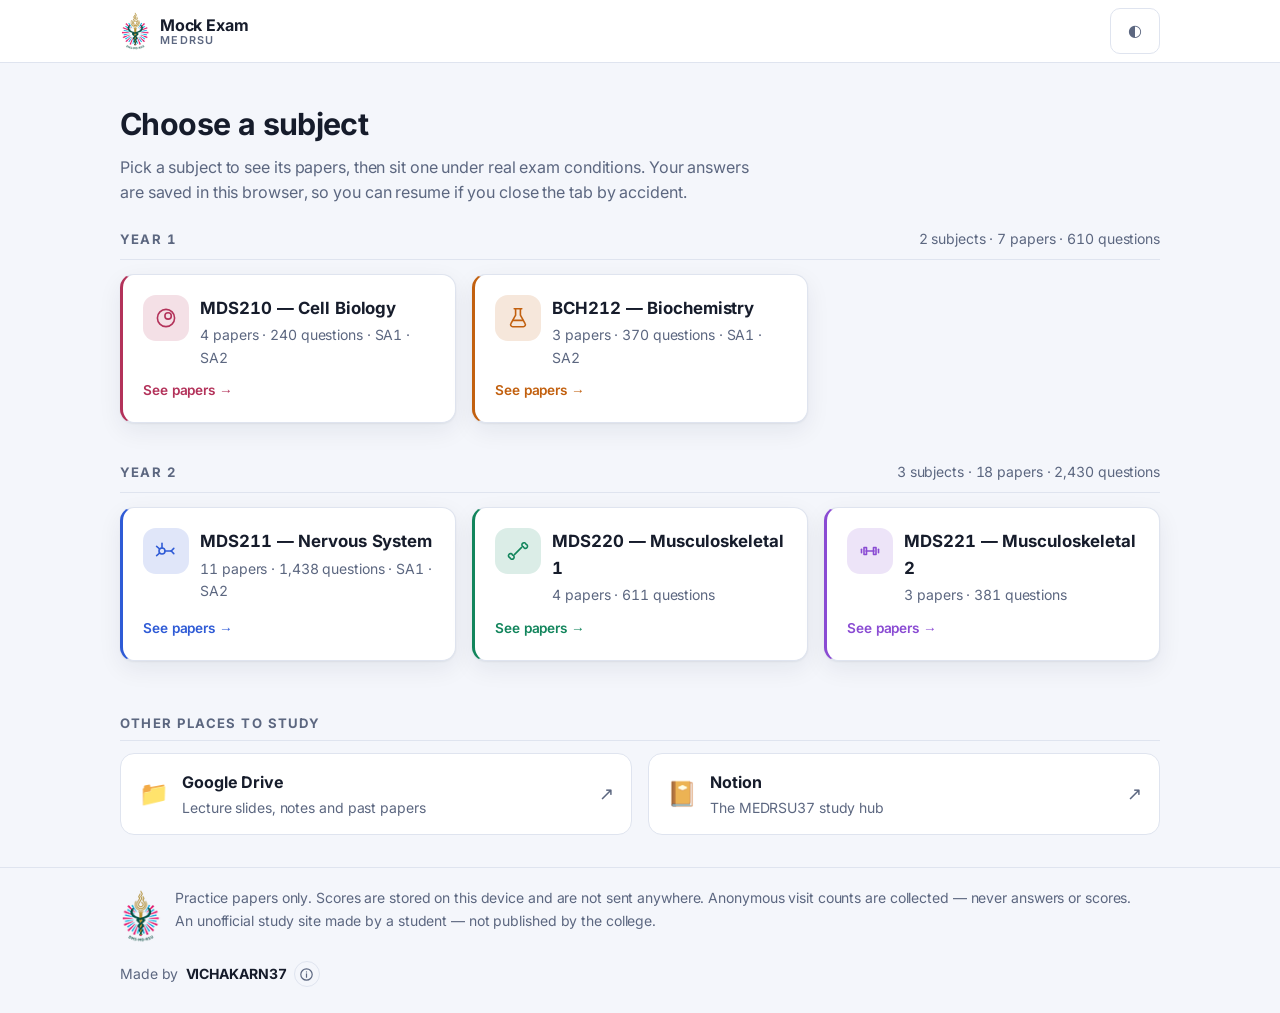
<file: index.html>
<!DOCTYPE html>
<html lang="en">
<head>
<meta charset="utf-8">
<meta name="viewport" content="width=device-width, initial-scale=1">
<title>MDS Mock Exam</title>
<link rel="icon" type="image/png" href="assets/img/favicon.png?v=1.5">
<link rel="stylesheet" href="assets/css/style.css?v=1.5">
<script>
/* Set the theme before first paint so dark-mode users never see a white flash. */
(function () {
  var t; try { t = JSON.parse(localStorage.getItem('mds-mock:theme')); } catch (e) {}
  if (!t) t = (window.matchMedia && matchMedia('(prefers-color-scheme: dark)').matches) ? 'dark' : 'light';
  document.documentElement.setAttribute('data-theme', t);
})();
</script>
</head>
<body>
<header class="site-header">
  <div class="wrap header-inner">
    <div class="brand">
      <img class="brand-logo" src="assets/img/medrsu-logo@64.png?v=1.5"
           srcset="assets/img/medrsu-logo@64.png 1x, assets/img/medrsu-logo.png 2x"
           alt="" width="45" height="64">
      <span class="brand-text">
        <span class="brand-name">Mock Exam</span>
        <span class="brand-sub">MEDRSU</span>
      </span>
    </div>
    <button id="themeToggle" class="ghost-btn" type="button" title="Toggle theme">◐</button>
  </div>
</header>

<main class="wrap">
  <section class="hero">
    <h1>Choose a subject</h1>
    <p class="lede">Pick a subject to see its papers, then sit one under real exam conditions. Your answers are saved in this browser, so you can resume if you close the tab by accident.</p>
  </section>

  <section id="subjectGrid" class="subject-grid" aria-live="polite">
    <p class="muted">Loading subjects…</p>
  </section>

  <section class="resources">
    <h2 class="resources-title">Other places to study</h2>
    <div class="resource-row">
      <a class="resource-card" href="https://drive.google.com/drive/folders/10Ys2c69HWKHdsS1SAsqzo794_4IIKV9O"
         target="_blank" rel="noopener">
        <span class="resource-icon" aria-hidden="true">📁</span>
        <span class="resource-text">
          <span class="resource-name">Google Drive</span>
          <span class="muted small">Lecture slides, notes and past papers</span>
        </span>
        <span class="resource-go" aria-hidden="true">↗</span>
      </a>
      <a class="resource-card" href="https://fragrant-transport-b99.notion.site/MDRSU37-21de827bbdeb806983a5fb954fe9aa8d"
         target="_blank" rel="noopener">
        <span class="resource-icon" aria-hidden="true">📔</span>
        <span class="resource-text">
          <span class="resource-name">Notion</span>
          <span class="muted small">The MEDRSU37 study hub</span>
        </span>
        <span class="resource-go" aria-hidden="true">↗</span>
      </a>
    </div>
  </section>

  <section id="statsPanel" class="stats-panel hidden">
    <div class="stats-head">
      <h2>Your recent attempts</h2>
      <button id="clearHistory" class="ghost-btn small" type="button">Clear history</button>
    </div>
    <div id="historyList" class="history-list"></div>
  </section>
</main>

<footer class="site-footer">
  <div class="wrap footer-inner">
    <div class="footer-brand">
      <img src="assets/img/medrsu-logo@64.png?v=1.5"
           srcset="assets/img/medrsu-logo@64.png 1x, assets/img/medrsu-logo.png 2x"
           alt="DMS-MD-RSU" width="45" height="64">
      <p class="muted small">Practice papers only. Scores are stored on this device and are not sent anywhere.<span id="privacyNote"></span><br>
        An unofficial study site made by a student — not published by the college.</p>
    </div>
    <p class="credit small">Made by <strong>VICHAKARN37</strong>
      <a class="credit-link" href="credit.html" title="Credits" aria-label="Credits">
        <svg viewBox="0 0 20 20" aria-hidden="true" fill="none" stroke="currentColor"
             stroke-width="1.6" stroke-linecap="round">
          <circle cx="10" cy="10" r="7.6"/><path d="M10 9v4.6"/><path d="M10 6.4v.1"/>
        </svg>
      </a></p>
  </div>
</footer>

<script src="assets/js/store.js?v=1.5"></script>
<script src="assets/js/theme.js?v=1.5"></script>
<script src="assets/js/registry.js?v=1.5"></script>
<script src="assets/js/loader.js?v=1.5"></script>
<script src="assets/js/icons.js?v=1.5"></script>
<script src="data/manifest.js?v=1.5"></script>
<script src="assets/js/feedback.js?v=1.5"></script>
<script src="assets/js/modal.js?v=1.5"></script>
<script src="assets/js/home.js?v=1.5"></script>
<script src="assets/js/analytics.js?v=1.5"></script>
</body>
</html>
</file>
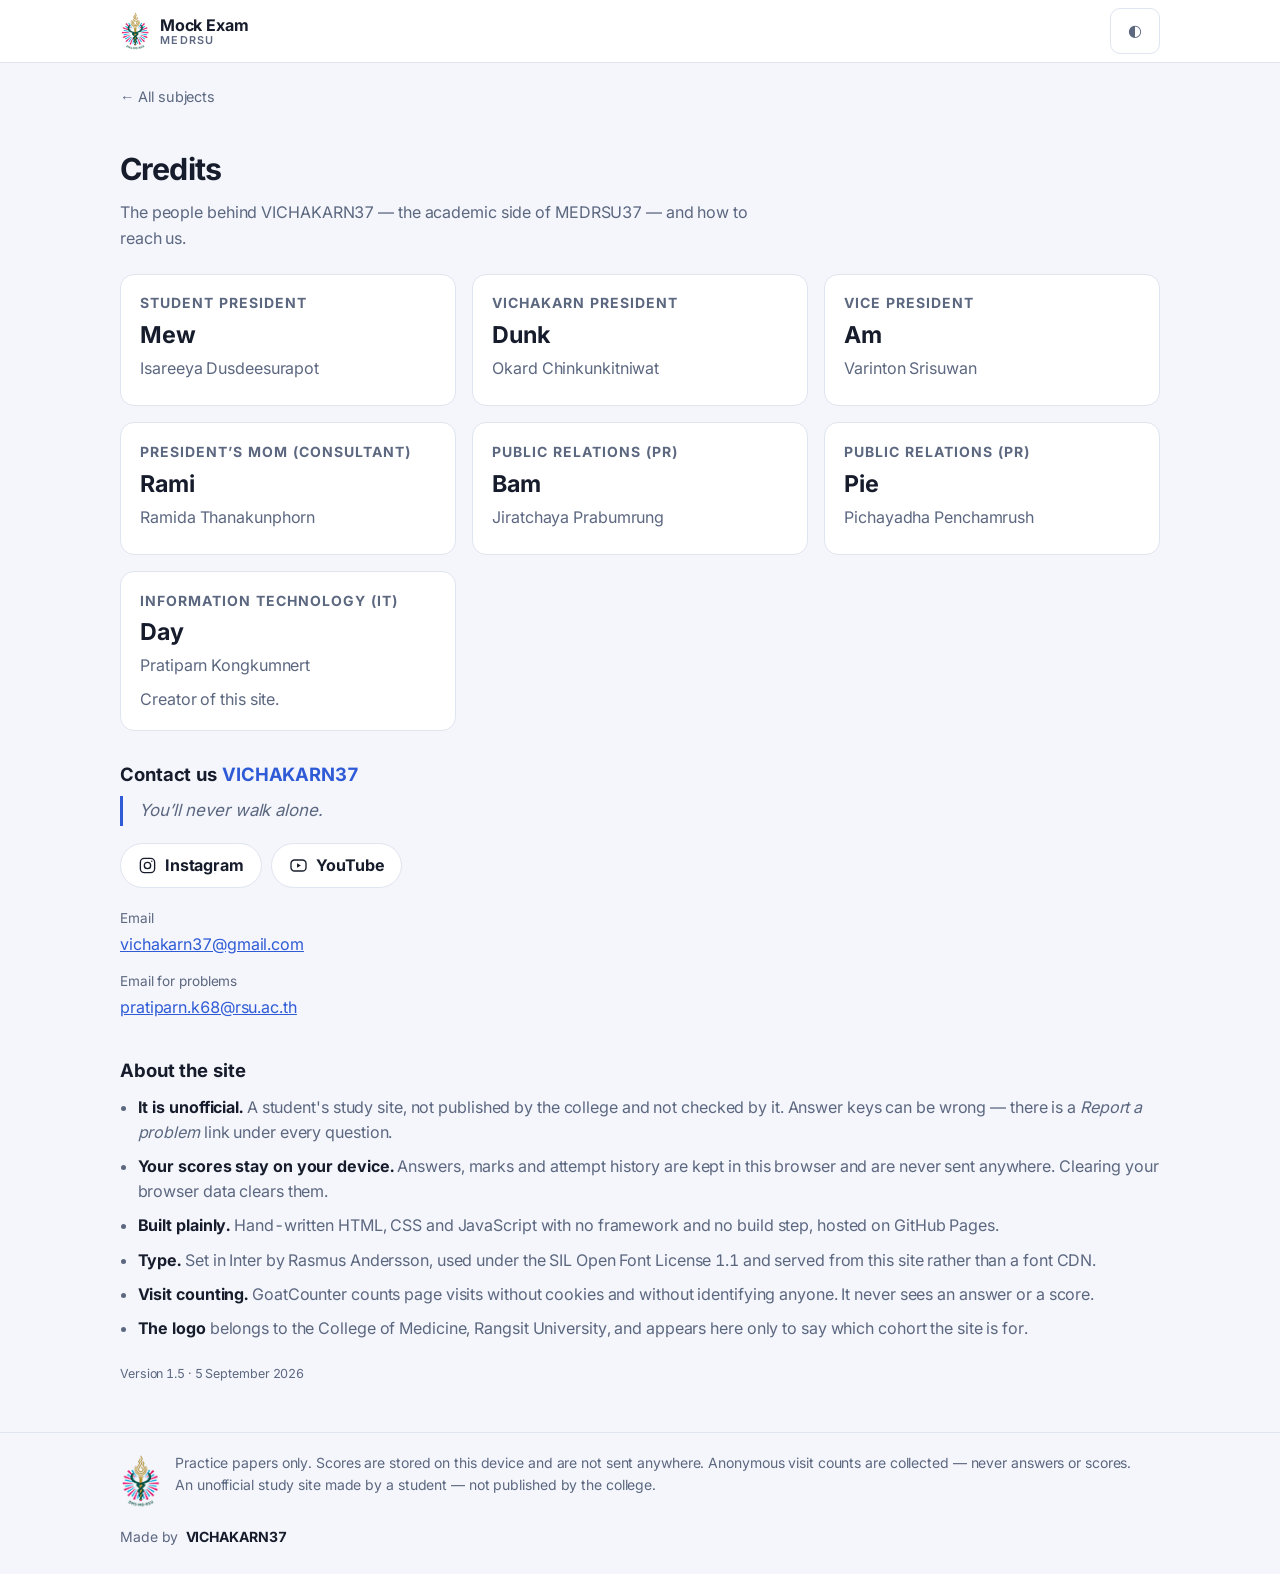
<file: credit.html>
<!DOCTYPE html>
<html lang="en">
<head>
<meta charset="utf-8">
<meta name="viewport" content="width=device-width, initial-scale=1">
<title>Credits · MDS Mock Exam</title>
<link rel="icon" type="image/png" href="assets/img/favicon.png?v=1.5">
<link rel="stylesheet" href="assets/css/style.css?v=1.5">
<script>
/* Set the theme before first paint so dark-mode users never see a white flash. */
(function () {
  var t; try { t = JSON.parse(localStorage.getItem('mds-mock:theme')); } catch (e) {}
  if (!t) t = (window.matchMedia && matchMedia('(prefers-color-scheme: dark)').matches) ? 'dark' : 'light';
  document.documentElement.setAttribute('data-theme', t);
})();
</script>
</head>
<body>
<header class="site-header">
  <div class="wrap header-inner">
    <a class="brand" href="index.html">
      <img class="brand-logo" src="assets/img/medrsu-logo@64.png?v=1.5"
           srcset="assets/img/medrsu-logo@64.png 1x, assets/img/medrsu-logo.png 2x"
           alt="" width="45" height="64">
      <span class="brand-text">
        <span class="brand-name">Mock Exam</span>
        <span class="brand-sub">MEDRSU</span>
      </span>
    </a>
    <button id="themeToggle" class="ghost-btn" type="button" title="Toggle theme">◐</button>
  </div>
</header>

<main class="wrap">
  <nav class="crumb">
    <a href="index.html">← All subjects</a>
  </nav>

  <section class="hero">
    <h1>Credits</h1>
    <p class="lede">The people behind VICHAKARN37 — the academic side of MEDRSU37 —
      and how to reach us.</p>
  </section>

  <!-- Every card turns over when it is tapped enough times in a row, to a
       picture named after the person: day-1.jpg, mew-1.jpg and so on in
       assets/img/creator/. A card with no picture there does nothing.
       See assets/js/credit.js. -->
  <section class="credit-page">
    <div class="credit-card egg-card" data-egg="mew">
      <div class="egg-face egg-front">
        <p class="credit-role small">Student President</p>
        <p class="credit-who">Mew</p>
        <p class="credit-full muted">Isareeya Dusdeesurapot</p>
      </div>
    </div>

    <div class="credit-card egg-card" data-egg="dunk">
      <div class="egg-face egg-front">
        <p class="credit-role small">Vichakarn President</p>
        <p class="credit-who">Dunk</p>
        <p class="credit-full muted">Okard Chinkunkitniwat</p>
      </div>
    </div>

    <div class="credit-card egg-card" data-egg="am">
      <div class="egg-face egg-front">
        <p class="credit-role small">Vice President</p>
        <p class="credit-who">Am</p>
        <p class="credit-full muted">Varinton Srisuwan</p>
      </div>
    </div>

    <div class="credit-card egg-card" data-egg="rami">
      <div class="egg-face egg-front">
        <p class="credit-role small">President’s Mom (consultant)</p>
        <p class="credit-who">Rami</p>
        <p class="credit-full muted">Ramida Thanakunphorn</p>
      </div>
    </div>

    <div class="credit-card egg-card" data-egg="bam">
      <div class="egg-face egg-front">
        <p class="credit-role small">Public Relations (PR)</p>
        <p class="credit-who">Bam</p>
        <p class="credit-full muted">Jiratchaya Prabumrung</p>
      </div>
    </div>

    <div class="credit-card egg-card" data-egg="pie">
      <div class="egg-face egg-front">
        <p class="credit-role small">Public Relations (PR)</p>
        <p class="credit-who">Pie</p>
        <p class="credit-full muted">Pichayadha Penchamrush</p>
      </div>
    </div>

    <div class="credit-card egg-card" data-egg="day">
      <div class="egg-face egg-front">
        <p class="credit-role small">Information Technology (IT)</p>
        <p class="credit-who">Day</p>
        <p class="credit-full muted">Pratiparn Kongkumnert</p>
        <p class="muted">Creator of this site.</p>
      </div>
    </div>
  </section>

  <section class="contact">
    <h2>Contact us <span class="contact-who">VICHAKARN37</span></h2>
    <blockquote class="contact-quote">You’ll never walk alone.</blockquote>

    <div class="contact-btns">
      <a class="contact-btn" href="https://www.instagram.com/vichakarn37_/"
         target="_blank" rel="noopener">
        <svg viewBox="0 0 24 24" aria-hidden="true" fill="none" stroke="currentColor"
             stroke-width="1.7" stroke-linecap="round" stroke-linejoin="round">
          <rect x="3" y="3" width="18" height="18" rx="5"/>
          <circle cx="12" cy="12" r="4"/>
          <path d="M17.4 6.6h.01"/>
        </svg>
        Instagram
      </a>
      <a class="contact-btn" href="https://www.youtube.com/@Vichakarn37"
         target="_blank" rel="noopener">
        <svg viewBox="0 0 24 24" aria-hidden="true" fill="none" stroke="currentColor"
             stroke-width="1.7" stroke-linecap="round" stroke-linejoin="round">
          <rect x="2.5" y="5" width="19" height="14" rx="4.5"/>
          <path d="M10.2 9.2v5.6L15 12z" fill="currentColor" stroke="none"/>
        </svg>
        YouTube
      </a>
    </div>

    <dl class="contact-mail">
      <dt>Email</dt>
      <dd><a href="mailto:vichakarn37@gmail.com">vichakarn37@gmail.com</a></dd>
      <dt>Email for problems</dt>
      <dd><a href="mailto:pratiparn.k68@rsu.ac.th">pratiparn.k68@rsu.ac.th</a></dd>
    </dl>
  </section>

  <section class="credit-notes">
    <h2>About the site</h2>
    <ul class="credit-list">
      <li><strong>It is unofficial.</strong> A student's study site, not published
        by the college and not checked by it. Answer keys can be wrong — there is a
        <em>Report a problem</em> link under every question.</li>
      <li><strong>Your scores stay on your device.</strong> Answers, marks and
        attempt history are kept in this browser and are never sent anywhere. Clearing
        your browser data clears them.</li>
      <li><strong>Built plainly.</strong> Hand-written HTML, CSS and JavaScript with
        no framework and no build step, hosted on GitHub Pages.</li>
      <li><strong>Type.</strong> Set in Inter by Rasmus Andersson, used under the
        SIL Open Font License 1.1 and served from this site rather than a font CDN.</li>
      <li><strong>Visit counting.</strong> GoatCounter counts page visits without
        cookies and without identifying anyone. It never sees an answer or a score.</li>
      <li><strong>The logo</strong> belongs to the College of Medicine, Rangsit
        University, and appears here only to say which cohort the site is for.</li>
    </ul>

    <!-- Bumped by hand on each release. Worth having: when someone says the
         site looks wrong, this is how you tell a stale cache from a real bug. -->
    <p class="site-version small muted">Version 1.5 · 5 September 2026</p>
  </section>
</main>

<footer class="site-footer">
  <div class="wrap footer-inner">
    <div class="footer-brand">
      <img src="assets/img/medrsu-logo@64.png?v=1.5"
           srcset="assets/img/medrsu-logo@64.png 1x, assets/img/medrsu-logo.png 2x"
           alt="DMS-MD-RSU" width="45" height="64">
      <p class="muted small">Practice papers only. Scores are stored on this device and are not sent anywhere.<span id="privacyNote"></span><br>
        An unofficial study site made by a student — not published by the college.</p>
    </div>
    <p class="credit small">Made by <strong>VICHAKARN37</strong></p>
  </div>
</footer>

<script src="assets/js/store.js?v=1.5"></script>
<script src="assets/js/theme.js?v=1.5"></script>
<script src="assets/js/credit.js?v=1.5"></script>
<script src="assets/js/analytics.js?v=1.5"></script>
</body>
</html>
</file>
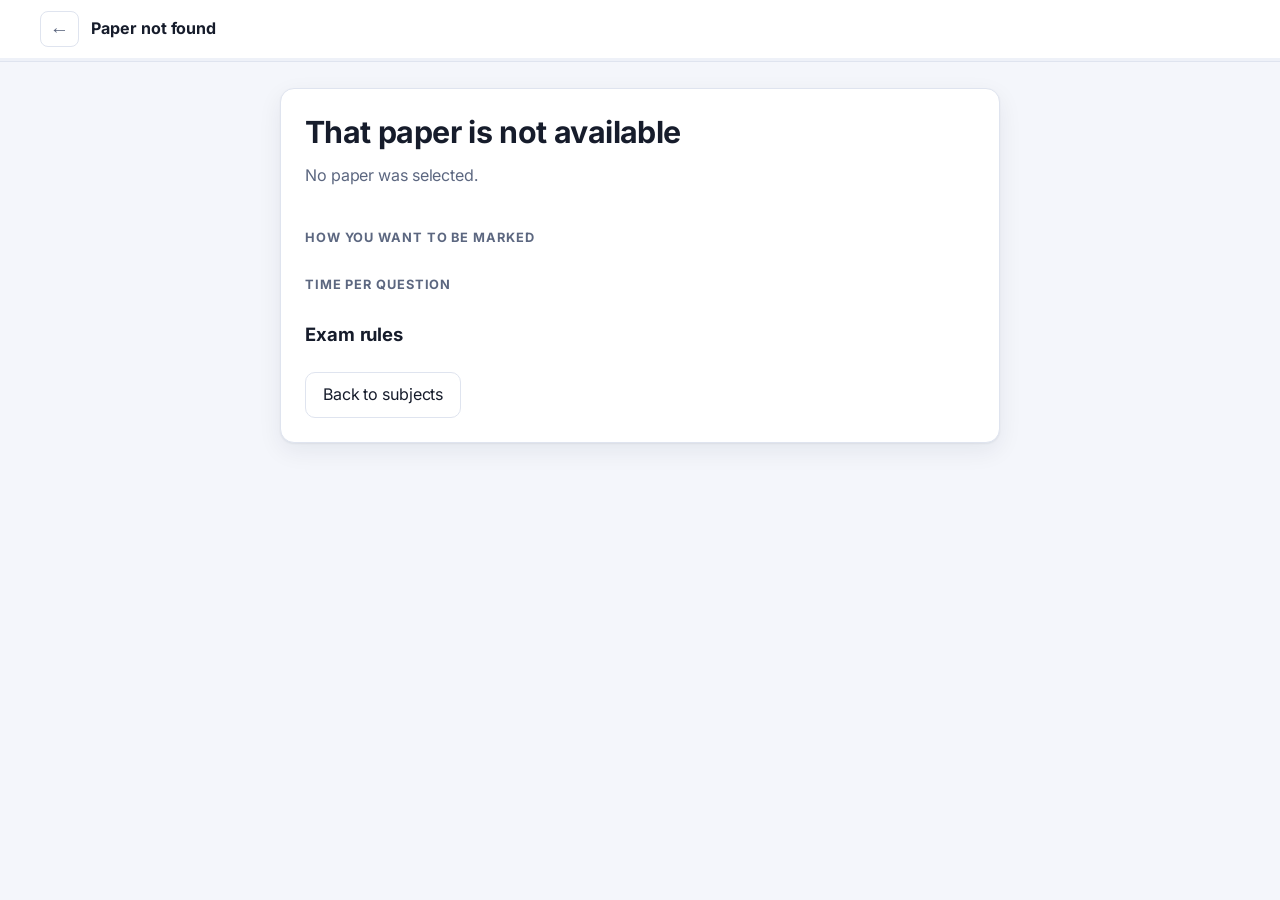
<file: exam.html>
<!DOCTYPE html>
<html lang="en">
<head>
<meta charset="utf-8">
<meta name="viewport" content="width=device-width, initial-scale=1">
<title>Exam · MDS Mock Exam</title>
<link rel="icon" type="image/png" href="assets/img/favicon.png?v=1.5">
<link rel="stylesheet" href="assets/css/style.css?v=1.5">
<script>
/* Set the theme before first paint so dark-mode users never see a white flash. */
(function () {
  var t; try { t = JSON.parse(localStorage.getItem('mds-mock:theme')); } catch (e) {}
  if (!t) t = (window.matchMedia && matchMedia('(prefers-color-scheme: dark)').matches) ? 'dark' : 'light';
  document.documentElement.setAttribute('data-theme', t);
})();
</script>
</head>
<body class="exam-body">

<!-- Exam chrome -->
<header class="exam-header" id="examHeader">
  <div class="exam-header-inner">
    <div class="exam-id">
      <a class="back-link" id="backLink" href="index.html" title="Back to subjects">←</a>
      <div>
        <div class="exam-title" id="examTitle">—</div>
        <div class="exam-sub muted small" id="examSub"></div>
      </div>
    </div>
    <div class="exam-tools">
      <div class="timer" id="timer" title="Time remaining">--:--</div>
      <button id="paletteToggle" class="ghost-btn small" type="button">Questions</button>
      <button id="submitBtn" class="primary-btn small" type="button">Submit</button>
    </div>
  </div>
  <div class="progress-rail"><div class="progress-fill" id="progressFill"></div></div>
</header>

<!-- Screen 1: instructions -->
<main id="screenIntro" class="wrap screen">
  <div class="card intro-card">
    <h1 id="introTitle">—</h1>
    <p id="introDesc" class="lede"></p>
    <ul class="fact-list" id="introFacts"></ul>

    <div class="pace hidden" id="lectureBlock">
      <div class="lecture-head">
        <h2>Which lectures</h2>
        <button id="lectureAll" class="ghost-btn small" type="button">Select all</button>
      </div>
      <div class="lecture-options" id="lectureOptions" role="group" aria-label="Lectures to include"></div>
      <p class="muted small" id="lectureSummary"></p>
    </div>

    <div class="pace">
      <h2>How you want to be marked</h2>
      <div class="mode-options" id="modeOptions" role="group" aria-label="Marking"></div>
    </div>

    <div class="pace" id="paceBlock">
      <h2>Time per question</h2>
      <div class="pace-options" id="paceOptions" role="group" aria-label="Time per question"></div>
      <p class="muted small" id="paceSummary"></p>
    </div>

    <div class="rules">
      <h2 id="rulesTitle">Exam rules</h2>
      <ul id="rulesList"></ul>
    </div>
    <div class="intro-actions">
      <button id="startBtn" class="primary-btn" type="button">Start exam</button>
      <button id="resumeBtn" class="secondary-btn hidden" type="button">Resume saved attempt</button>
      <a class="secondary-btn" id="introBack" href="index.html">Back to subjects</a>
    </div>
  </div>
</main>

<!-- Screen 2: the paper -->
<main id="screenExam" class="screen hidden">
  <div class="exam-layout">
    <section class="question-pane">
      <article class="card question-card" id="questionCard"></article>
      <nav class="question-nav">
        <button id="prevBtn" class="secondary-btn" type="button">← Previous</button>
        <button id="flagBtn" class="ghost-btn" type="button">⚑ Flag for review</button>
        <button id="confirmBtn" class="primary-btn hidden" type="button">Confirm answer</button>
        <button id="nextBtn" class="primary-btn" type="button">Next →</button>
      </nav>
    </section>
    <aside class="palette" id="palette">
      <h2 class="palette-title">Question navigator</h2>
      <div class="palette-grid" id="paletteGrid"></div>
      <ul class="legend">
        <li><span class="dot answered"></span> Answered</li>
        <li><span class="dot flagged"></span> Flagged</li>
        <li><span class="dot"></span> Not answered</li>
      </ul>
      <div class="palette-summary muted small" id="paletteSummary"></div>
    </aside>
  </div>
</main>

<!-- Screen 3: results -->
<main id="screenResult" class="wrap screen hidden">
  <div class="card result-card" id="resultCard"></div>
  <section id="reviewList" class="review-list"></section>
</main>

<!-- Confirm dialog -->
<div class="modal hidden" id="modal">
  <div class="modal-box card">
    <h2 id="modalTitle">Submit paper?</h2>
    <p id="modalBody" class="muted"></p>
    <div class="modal-actions">
      <button id="modalCancel" class="secondary-btn" type="button">Keep working</button>
      <button id="modalConfirm" class="primary-btn" type="button">Submit now</button>
    </div>
  </div>
</div>

<script src="assets/js/store.js?v=1.5"></script>
<script src="assets/js/registry.js?v=1.5"></script>
<script src="assets/js/loader.js?v=1.5"></script>
<script src="assets/js/icons.js?v=1.5"></script>
<script src="data/manifest.js?v=1.5"></script>
<script src="assets/js/feedback.js?v=1.5"></script>
<script src="assets/js/modal.js?v=1.5"></script>
<script src="assets/js/companion.js?v=1.5"></script>
<script src="assets/js/exam.js?v=1.5"></script>
<script src="assets/js/analytics.js?v=1.5"></script>
</body>
</html>
</file>
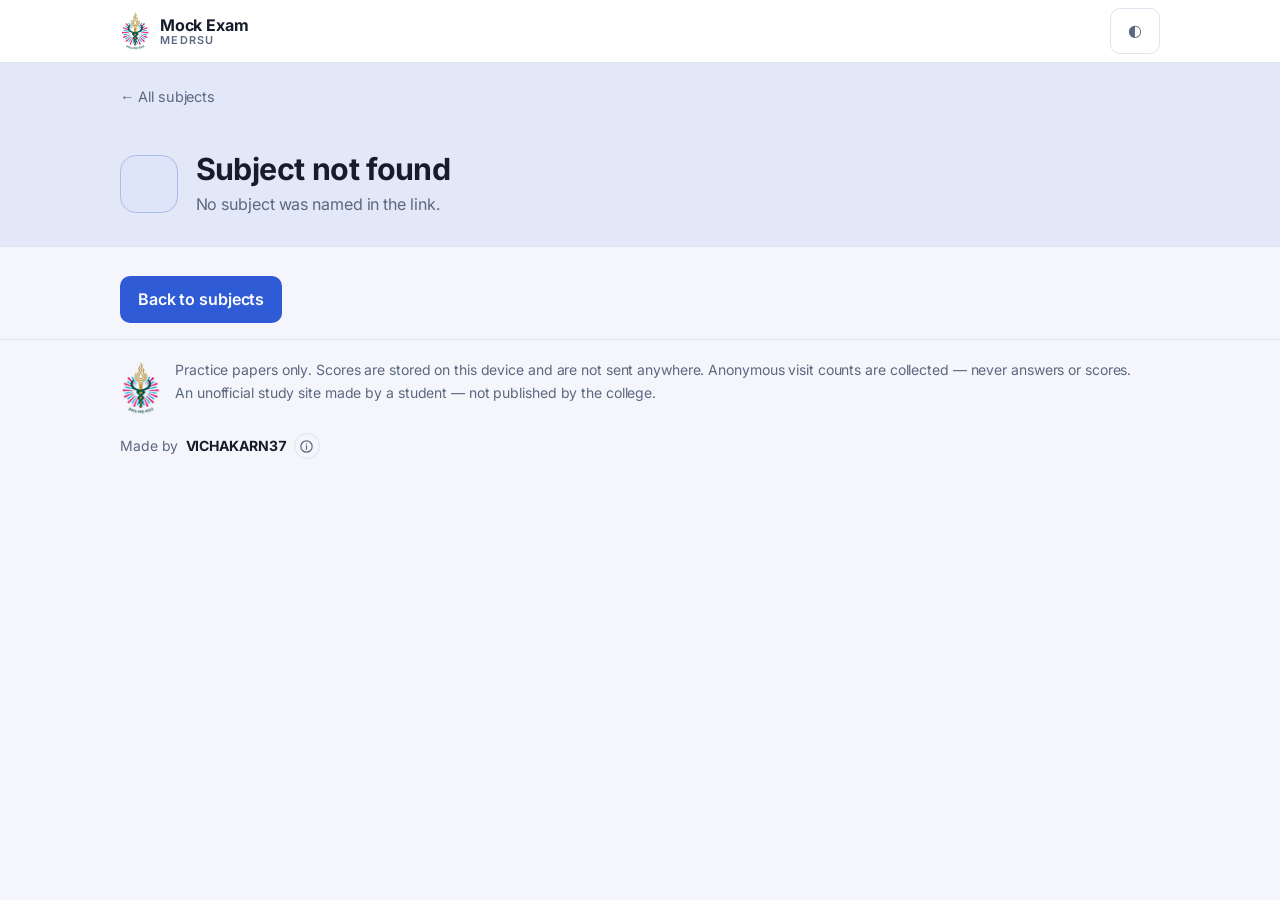
<file: subject.html>
<!DOCTYPE html>
<html lang="en">
<head>
<meta charset="utf-8">
<meta name="viewport" content="width=device-width, initial-scale=1">
<title>Papers · MDS Mock Exam</title>
<link rel="icon" type="image/png" href="assets/img/favicon.png?v=1.5">
<link rel="stylesheet" href="assets/css/style.css?v=1.5">
<script>
/* Set the theme before first paint so dark-mode users never see a white flash. */
(function () {
  var t; try { t = JSON.parse(localStorage.getItem('mds-mock:theme')); } catch (e) {}
  if (!t) t = (window.matchMedia && matchMedia('(prefers-color-scheme: dark)').matches) ? 'dark' : 'light';
  document.documentElement.setAttribute('data-theme', t);
})();
</script>
</head>
<body>
<header class="site-header">
  <div class="wrap header-inner">
    <a class="brand" href="index.html">
      <img class="brand-logo" src="assets/img/medrsu-logo@64.png?v=1.5"
           srcset="assets/img/medrsu-logo@64.png 1x, assets/img/medrsu-logo.png 2x"
           alt="" width="45" height="64">
      <span class="brand-text">
        <span class="brand-name">Mock Exam</span>
        <span class="brand-sub">MEDRSU</span>
      </span>
    </a>
    <button id="themeToggle" class="ghost-btn" type="button" title="Toggle theme">◐</button>
  </div>
</header>

<div class="course-banner" id="courseBanner">
  <div class="wrap">
    <nav class="crumb">
      <a href="index.html">← All subjects</a>
    </nav>
    <section class="hero course-hero">
      <span class="course-hero-icon" id="courseIcon" aria-hidden="true"></span>
      <div>
        <h1 id="courseTitle">—</h1>
        <p class="lede" id="courseSummary"></p>
      </div>
    </section>
  </div>
</div>

<main class="wrap">
  <section id="paperGrid" class="subject-grid" aria-live="polite">
    <p class="muted">Loading papers…</p>
  </section>
</main>

<footer class="site-footer">
  <div class="wrap footer-inner">
    <div class="footer-brand">
      <img src="assets/img/medrsu-logo@64.png?v=1.5"
           srcset="assets/img/medrsu-logo@64.png 1x, assets/img/medrsu-logo.png 2x"
           alt="DMS-MD-RSU" width="45" height="64">
      <p class="muted small">Practice papers only. Scores are stored on this device and are not sent anywhere.<span id="privacyNote"></span><br>
        An unofficial study site made by a student — not published by the college.</p>
    </div>
    <p class="credit small">Made by <strong>VICHAKARN37</strong>
      <a class="credit-link" href="credit.html" title="Credits" aria-label="Credits">
        <svg viewBox="0 0 20 20" aria-hidden="true" fill="none" stroke="currentColor"
             stroke-width="1.6" stroke-linecap="round">
          <circle cx="10" cy="10" r="7.6"/><path d="M10 9v4.6"/><path d="M10 6.4v.1"/>
        </svg>
      </a></p>
  </div>
</footer>

<script src="assets/js/store.js?v=1.5"></script>
<script src="assets/js/theme.js?v=1.5"></script>
<script src="assets/js/registry.js?v=1.5"></script>
<script src="assets/js/loader.js?v=1.5"></script>
<script src="assets/js/icons.js?v=1.5"></script>
<script src="data/manifest.js?v=1.5"></script>
<script src="assets/js/feedback.js?v=1.5"></script>
<script src="assets/js/modal.js?v=1.5"></script>
<script src="assets/js/subject.js?v=1.5"></script>
<script src="assets/js/analytics.js?v=1.5"></script>
</body>
</html>
</file>
<file: assets/css/style.css>
/* ---------- typeface ----------
   Inter, served from this repo rather than from a font CDN. The site promises
   it contacts nobody, and a webfont link would quietly break that: every
   visitor's browser would tell Google's servers who was reading. Three weights,
   Latin only, about 72 KB in total. SIL Open Font License — see
   assets/fonts/Inter-LICENSE.txt. font-display: swap so text is readable
   immediately and simply re-renders when the font lands. */
@font-face {
  font-family: 'Inter'; font-style: normal; font-weight: 400; font-display: swap;
  src: url('../fonts/inter-latin-400-normal.woff2') format('woff2');
}
@font-face {
  font-family: 'Inter'; font-style: normal; font-weight: 600; font-display: swap;
  src: url('../fonts/inter-latin-600-normal.woff2') format('woff2');
}
@font-face {
  font-family: 'Inter'; font-style: normal; font-weight: 700; font-display: swap;
  src: url('../fonts/inter-latin-700-normal.woff2') format('woff2');
}

/* ---------- design tokens ---------- */
:root {
  --bg: #f4f6fb;
  --surface: #ffffff;
  --surface-2: #eef1f8;
  --text: #161c2b;
  --muted: #5c6780;
  --line: #dfe4ef;
  --accent: #2f5bd6;
  --accent-soft: #e5ecff;
  --good: #12855c;
  --good-soft: #dff5eb;
  --bad: #c0362c;
  --bad-soft: #fde8e6;
  --warn: #b0730c;
  --warn-soft: #fdf0d8;
  --shadow: 0 1px 2px rgba(20, 28, 50, .06), 0 8px 24px rgba(20, 28, 50, .07);
  --radius: 14px;
  --maxw: 1080px;
}
:root[data-theme="dark"] {
  --bg: #0e1220;
  --surface: #171d31;
  --surface-2: #202844;
  --text: #eef1f9;
  --muted: #a2acc6;
  --line: #2c3453;
  --accent: #7d9dff;
  --on-accent: #101733;
  --accent-soft: #222e57;
  --good: #48d29b;
  --good-soft: #14332a;
  --bad: #ff8b80;
  --bad-soft: #3a1f1e;
  --warn: #f0c069;
  --warn-soft: #372a13;
  --shadow: 0 1px 2px rgba(0, 0, 0, .4), 0 10px 28px rgba(0, 0, 0, .35);
}

* { box-sizing: border-box; }
html, body { margin: 0; padding: 0; }
body {
  background: var(--bg);
  color: var(--text);
  font: 16px/1.6 'Inter', -apple-system, BlinkMacSystemFont, "Segoe UI", Roboto,
        "Helvetica Neue", Arial, sans-serif;
  -webkit-font-smoothing: antialiased;
  /* Inter's own spacing, and figures that line up in a column of scores. */
  letter-spacing: -.006em;
  font-variant-numeric: tabular-nums;
}
.wrap { max-width: var(--maxw); margin: 0 auto; padding: 0 20px; }
.hidden { display: none !important; }
.muted { color: var(--muted); }
.small { font-size: .875rem; }
h1, h2, h3 { line-height: 1.25; margin: 0 0 .4em; }
h1 { font-size: 1.9rem; letter-spacing: -.02em; }
h2 { font-size: 1.15rem; }
a { color: var(--accent); }

/* ---------- buttons ---------- */
button, .primary-btn, .secondary-btn, .ghost-btn {
  font: inherit; cursor: pointer; border-radius: 10px;
  padding: .6rem 1.05rem; border: 1px solid transparent;
  transition: background .15s, border-color .15s, transform .05s;
  text-decoration: none; display: inline-flex; align-items: center; gap: .4rem;
}
button:active { transform: translateY(1px); }
.primary-btn { background: var(--accent); color: var(--on-accent, #fff); font-weight: 600; }
.primary-btn:hover { filter: brightness(1.07); }
.secondary-btn { background: var(--surface); color: var(--text); border-color: var(--line); }
.secondary-btn:hover { background: var(--surface-2); }
.ghost-btn { background: transparent; color: var(--muted); border-color: var(--line); }
.ghost-btn:hover { background: var(--surface-2); color: var(--text); }
.small.primary-btn, .small.secondary-btn, .ghost-btn.small { padding: .4rem .8rem; font-size: .875rem; }
button:disabled { opacity: .45; cursor: not-allowed; }

.card {
  background: var(--surface);
  border: 1px solid var(--line);
  border-radius: var(--radius);
  box-shadow: var(--shadow);
  padding: 1.5rem;
}

/* ---------- home ---------- */
.site-header { border-bottom: 1px solid var(--line); background: var(--surface); }
.header-inner { display: flex; align-items: center; justify-content: space-between; height: 62px; }
.brand {
  display: flex; align-items: center; gap: .65rem; font-weight: 700;
  color: inherit; text-decoration: none;      /* it is a link on the subject page */
}
/* The mark is finely detailed — rays, a caduceus, lettering — so it needs
   room to read as anything but a smudge. */
.brand-logo { height: 42px; width: auto; display: block; }
.brand-text { display: flex; flex-direction: column; line-height: 1.15; }
.brand-name { letter-spacing: -.01em; }
.brand-sub {
  font-size: .68rem; font-weight: 600; letter-spacing: .12em;
  color: var(--muted); text-transform: uppercase;
}
.footer-brand { display: flex; align-items: flex-start; gap: .9rem; min-width: 0; }
.footer-brand img { height: 58px; width: auto; flex: none; }
.footer-brand p { margin: 0; }
.hero { padding: 2.6rem 0 1.4rem; max-width: 640px; }
.lede { color: var(--muted); margin: 0; }

.subject-grid { padding-bottom: 1rem; }
.course { margin-bottom: 2.4rem; }

/* ---------- first screen: subjects by year ---------- */
.year { margin-bottom: 2.4rem; }
.year-head {
  display: flex; align-items: baseline; justify-content: space-between;
  gap: 1rem; flex-wrap: wrap; margin-bottom: .9rem;
  border-bottom: 1px solid var(--line); padding-bottom: .5rem;
}
.year-title {
  margin: 0; font-size: .82rem; text-transform: uppercase; letter-spacing: .09em;
  color: var(--muted); font-weight: 700;
}
.course-card {
  background: var(--surface); border: 1px solid var(--line); border-radius: var(--radius);
  box-shadow: var(--shadow); padding: 1.25rem; text-align: left; color: inherit;
  text-decoration: none; transition: transform .12s, border-color .12s;
  display: flex; flex-direction: column; gap: .7rem; align-items: stretch;
  border-left: 3px solid var(--card-accent, var(--accent));
}
.course-card:hover { transform: translateY(-2px); border-color: var(--card-accent, var(--accent)); }
.course-card .name { font-size: 1.05rem; font-weight: 650; }
.course-card .sub { margin-top: .15rem; }
/* An emoji renders differently on every device; a disc of the subject's colour
   around it gives it a consistent size and footing, and carries the colour. */
.course-icon {
  flex: none; width: 46px; height: 46px; border-radius: 13px;
  display: grid; place-items: center; font-size: 1.45rem; line-height: 1;
  background: var(--surface-2);
  background: color-mix(in srgb, var(--card-accent, var(--accent)) 15%, var(--surface));
}
.card-titles { min-width: 0; }
.course-go {
  margin-top: auto; font-size: .85rem; font-weight: 600;
  color: var(--card-accent, var(--accent));
}

/* ---------- second screen: one subject's papers ---------- */
.crumb { padding-top: 1.4rem; font-size: .9rem; }
.crumb a { color: var(--muted); text-decoration: none; }
.crumb a:hover { color: var(--text); }

/* The subject's own colour, washed across the top of its page. Browsers
   without color-mix keep the plain background, which is what it looked like
   before, so nothing is lost. */
.course-banner {
  border-bottom: 1px solid var(--line);
  background: var(--surface);
  background: color-mix(in srgb, var(--card-accent, var(--accent)) 9%, var(--bg));
  margin-bottom: 1.8rem;
}
.course-hero { display: flex; align-items: center; gap: 1.1rem; padding-bottom: 1.8rem; }
.course-hero h1 { margin-bottom: .25rem; }
.course-hero-icon {
  flex: none; width: 58px; height: 58px; border-radius: 16px;
  display: grid; place-items: center; font-size: 1.9rem; line-height: 1;
  background: var(--surface);
  background: color-mix(in srgb, var(--card-accent, var(--accent)) 16%, var(--surface));
  border: 1px solid var(--line);
  border-color: color-mix(in srgb, var(--card-accent, var(--accent)) 30%, var(--line));
}
@media (max-width: 480px) {
  .course-hero-icon { width: 46px; height: 46px; font-size: 1.5rem; border-radius: 13px; }
  .course-hero { gap: .8rem; }
}

/* ---------- links out to Drive and Notion ---------- */
.resources { padding-bottom: 2rem; }
.resources-title {
  font-size: .82rem; text-transform: uppercase; letter-spacing: .09em;
  color: var(--muted); font-weight: 700; margin: 0 0 .8rem;
  border-bottom: 1px solid var(--line); padding-bottom: .5rem;
}
.resource-row {
  display: grid; gap: 1rem;
  grid-template-columns: repeat(auto-fit, minmax(240px, 1fr));
}
.resource-card {
  display: flex; align-items: center; gap: .85rem;
  background: var(--surface); border: 1px solid var(--line); border-radius: var(--radius);
  padding: .95rem 1.1rem; text-decoration: none; color: inherit;
  transition: transform .12s, border-color .12s;
}
.resource-card:hover { transform: translateY(-2px); border-color: var(--accent); }
.resource-icon { font-size: 1.5rem; line-height: 1; }
.resource-text { display: flex; flex-direction: column; gap: .1rem; min-width: 0; }
.resource-name { font-weight: 650; }
.resource-go { margin-left: auto; color: var(--muted); font-size: 1.1rem; }
.course-head {
  display: flex; align-items: baseline; justify-content: space-between;
  gap: 1rem; flex-wrap: wrap; margin-bottom: .8rem;
  border-bottom: 1px solid var(--line); padding-bottom: .5rem;
}
.course-title { margin: 0; font-size: 1.05rem; letter-spacing: .01em; }
.course-title::before {
  content: ''; display: inline-block; width: 10px; height: 10px; border-radius: 3px;
  background: var(--card-accent, var(--accent)); margin-right: .55rem;
}
.subset-title {
  display: flex; align-items: baseline; justify-content: space-between;
  gap: 1rem; flex-wrap: wrap;
  font-size: .82rem; text-transform: uppercase; letter-spacing: .07em;
  color: var(--muted); font-weight: 700;
  margin: 1.4rem 0 .6rem;
}
.subset-title:first-of-type { margin-top: .2rem; }
.subset-count { text-transform: none; letter-spacing: 0; font-weight: 400; }
.course-grid {
  display: grid; gap: 1rem;
  grid-template-columns: repeat(auto-fill, minmax(270px, 1fr));
}
.card-head { display: flex; gap: .7rem; align-items: flex-start; }
/* Drawn icons take the colour of whatever they sit in, so a paper's icon is
   its subject's colour without anything being said twice. */
.icon-svg { width: 100%; height: 100%; display: block; }
.icon.has-icon { color: var(--card-accent, var(--accent)); }
.paper-icon.has-icon {
  flex: none; width: 34px; height: 34px; padding: 5px;
  border-radius: 10px;
  background: var(--surface-2);
  background: color-mix(in srgb, var(--card-accent, var(--accent)) 12%, var(--surface));
}
.course-icon.has-icon { padding: 11px; }
.course-hero-icon.has-icon { padding: 13px; }
.exam-title { display: flex; align-items: center; gap: .45rem; }
.title-icon { flex: none; width: 20px; height: 20px; }
.title-icon.has-icon { color: var(--accent); }
.chip.badge {
  background: var(--card-accent, var(--accent)); color: #fff;
  font-weight: 700; letter-spacing: .04em; text-transform: uppercase; font-size: .7rem;
}
:root[data-theme="dark"] .chip.badge { color: var(--surface); }
.card-head .icon { font-size: 1.6rem; line-height: 1.2; }
.subject-card .sub { margin-top: .1rem; }
.subject-card {
  background: var(--surface); border: 1px solid var(--line); border-radius: var(--radius);
  box-shadow: var(--shadow); padding: 1.25rem; text-align: left; color: inherit;
  text-decoration: none; transition: transform .12s, border-color .12s;
  display: flex; flex-direction: column; gap: .55rem; align-items: stretch;
  border-top: 3px solid var(--card-accent, var(--accent));
}
.subject-card:hover { background: var(--surface); transform: translateY(-2px); border-color: var(--card-accent, var(--accent)); }
.subject-card .icon { font-size: 1.7rem; }
.subject-card .name { font-size: 1.15rem; font-weight: 650; }
/* Papers describe themselves at very different lengths, and one long
   description used to stretch its whole row, leaving its neighbours mostly
   blank. Both the subtitle and the description are clamped so the cards stay
   comparable; the full text is on the paper's own start screen. */
/* Not flex: 1 — line-clamp is ignored on an element a flex parent has
   stretched, and the text then gets cropped mid-line instead of ending in an
   ellipsis. The chips take the slack instead, which also lines them up along
   the bottom of a row of cards. */
.subject-card .desc {
  color: var(--muted); font-size: .9rem;
  display: -webkit-box; -webkit-box-orient: vertical; -webkit-line-clamp: 4;
  line-clamp: 4; overflow: hidden;
}
.subject-card .chips { margin-top: auto; }
.subject-card .sub {
  display: -webkit-box; -webkit-box-orient: vertical; -webkit-line-clamp: 2;
  line-clamp: 2; overflow: hidden;
}
.chips { display: flex; flex-wrap: wrap; gap: .4rem; }
.chip {
  background: var(--surface-2); border-radius: 999px; padding: .18rem .6rem;
  font-size: .78rem; color: var(--muted); white-space: nowrap;
  max-width: 100%; overflow: hidden; text-overflow: ellipsis;
}
.chip.best { background: var(--good-soft); color: var(--good); font-weight: 600; }
.chip.best.below { background: var(--bad-soft); color: var(--bad); }
.chip.resume { background: var(--warn-soft); color: var(--warn); font-weight: 600; }
/* Question count and length: what you compare papers by, so they read as
   quiet metadata under the title rather than as another pill to scan past. */
.card-facts { margin-top: .15rem; font-variant-numeric: tabular-nums; }
.subject-card .sub { color: var(--muted); }

.stats-panel { padding-bottom: 3rem; }
.stats-head { display: flex; align-items: center; justify-content: space-between; gap: 1rem; }
.history-list { display: grid; gap: .5rem; }
.history-row {
  display: flex; align-items: center; justify-content: space-between; gap: 1rem;
  background: var(--surface); border: 1px solid var(--line); border-radius: 10px; padding: .7rem 1rem;
}
.history-row .score { font-weight: 700; }
.history-row .score.pass { color: var(--good); }
.history-row .score.fail { color: var(--bad); }
.site-footer { border-top: 1px solid var(--line); padding: 1.2rem 0 1.6rem; }
.footer-inner {
  display: flex; align-items: center; justify-content: space-between;
  gap: 1rem; flex-wrap: wrap;
}
.footer-inner p { margin: 0; }
.credit {
  color: var(--muted); white-space: nowrap;
  display: inline-flex; align-items: center; gap: .45rem;
}
.credit strong { color: var(--text); font-weight: 650; }
/* The way through to the credits page: small enough to be a footnote on the
   footer line, big enough to be a tap target on a phone. */
.credit-link {
  display: inline-flex; align-items: center; justify-content: center;
  width: 26px; height: 26px; flex: none;
  border: 1px solid var(--line); border-radius: 50%;
  color: var(--muted); text-decoration: none;
  transition: color .12s, border-color .12s;
}
.credit-link svg { width: 15px; height: 15px; display: block; }
.credit-link:hover, .credit-link:focus-visible { color: var(--accent); border-color: var(--accent); }

/* ---------- the credits page ---------- */
.credit-page {
  display: grid; gap: 1rem; margin-bottom: 2rem;
  grid-template-columns: repeat(auto-fit, minmax(260px, 1fr));
  /* Each card as tall as its own contents: one member has a note under their
     name, and stretching the whole row to match leaves the others hollow. */
  align-items: start;
}
.credit-card {
  background: var(--surface); border: 1px solid var(--line);
  border-radius: var(--radius); padding: 1.1rem 1.2rem;
}
.credit-card p { margin: 0; }
.credit-role {
  color: var(--muted); text-transform: uppercase;
  letter-spacing: .07em; font-weight: 650;
}
/* The nickname is what anyone in the cohort would actually call them, so it
   leads and the full name sits under it. */
.credit-who { font-size: 1.45rem; font-weight: 700; margin: .15rem 0 .1rem !important; }
.credit-full { margin-bottom: .4rem !important; }
.credit-card .muted + .muted { margin-top: .5rem !important; }

/* ---------- contact ---------- */
.contact { margin-bottom: 2.4rem; }
.contact h2 { margin-bottom: .2rem; }
.contact-who { color: var(--accent); }
.contact-quote {
  margin: .6rem 0 1.1rem; padding: .1rem 0 .1rem 1rem;
  border-left: 3px solid var(--accent);
  color: var(--muted); font-size: 1.05rem; font-style: italic;
}
.contact-btns { display: flex; flex-wrap: wrap; gap: .6rem; margin-bottom: 1.2rem; }
.contact-btn {
  display: inline-flex; align-items: center; gap: .5rem;
  background: var(--surface); border: 1px solid var(--line); border-radius: 999px;
  padding: .55rem 1.05rem; text-decoration: none; color: inherit; font-weight: 650;
  transition: transform .12s, border-color .12s, color .12s;
}
.contact-btn svg { width: 19px; height: 19px; flex: none; }
.contact-btn:hover, .contact-btn:focus-visible {
  transform: translateY(-2px); border-color: var(--accent); color: var(--accent);
}
/* Label above value, so a long address never has to share a line with its
   label on a phone. */
.contact-mail { margin: 0; display: grid; gap: .15rem; }
.contact-mail dt { color: var(--muted); font-size: .85rem; }
.contact-mail dd { margin: 0 0 .7rem; }
.contact-mail dd:last-child { margin-bottom: 0; }
.contact-mail a { color: var(--accent); overflow-wrap: anywhere; }

/* ---------- the credits-page easter egg ----------
   One card turns over to a photo when it is tapped enough times. The back is
   absolutely positioned, so the card keeps the height of its front and the
   grid does not shift when it flips. */
.egg-card { position: relative; perspective: 900px; cursor: pointer; user-select: none; }
.egg-face { transition: transform .5s cubic-bezier(.4, .1, .3, 1); backface-visibility: hidden; }
.egg-back {
  position: absolute; inset: 0; overflow: hidden;
  border-radius: var(--radius); transform: rotateY(180deg);
}
.egg-card.flipped .egg-front { transform: rotateY(180deg); }
.egg-card.flipped .egg-back { transform: rotateY(360deg); }
/* The card is a wide, short letterbox, so a portrait gets cropped to a band
   across it. Sitting that band above centre keeps a face in it rather than a
   chin and a collar. */
.egg-photo {
  width: 100%; height: 100%; display: block;
  object-fit: cover; object-position: center 32%;
}
/* A scrim under the words, so the line reads on a dark photo and a light one. */
.egg-caption {
  position: absolute; left: 0; right: 0; bottom: 0; margin: 0;
  padding: 1.6rem .9rem .7rem; color: #fff; font-weight: 650; font-size: .92rem;
  background: linear-gradient(to top, rgba(0, 0, 0, .72), rgba(0, 0, 0, 0));
}
@keyframes egg-nudge {
  0%, 100% { transform: scale(1); }
  40%      { transform: scale(.975); }
}
.egg-card.nudge:not(.flipped) { animation: egg-nudge .18s ease-out; }
@media (prefers-reduced-motion: reduce) {
  /* No turn and no squeeze: the photo simply appears. */
  .egg-face, .egg-card.flipped .egg-front, .egg-card.flipped .egg-back { transition: none; transform: none; }
  .egg-card.flipped .egg-front { visibility: hidden; }
  .egg-card.nudge:not(.flipped) { animation: none; }
}

.credit-notes { margin-bottom: 3rem; }
/* Quieter than the notes above it: something to read out when a page looks
   wrong, not something to notice on the way past. */
.site-version {
  margin: 1.4rem 0 0; font-size: .78rem;
  font-variant-numeric: tabular-nums;
}
.credit-list { margin: .8rem 0 0; padding-left: 1.1rem; display: grid; gap: .6rem; }
.credit-list li { color: var(--muted); line-height: 1.55; }
.credit-list strong { color: var(--text); }

/* ---------- start screen: which lectures to sit ---------- */
.lecture-head {
  display: flex; align-items: baseline; justify-content: space-between; gap: 1rem;
}
.lecture-head h2 { margin: 0; }
.lecture-options {
  display: grid; gap: .5rem; margin: .8rem 0 .6rem;
  grid-template-columns: repeat(auto-fill, minmax(240px, 1fr));
}
.lecture-opt {
  display: flex; align-items: flex-start; gap: .6rem; min-width: 0;
  background: var(--surface-2); border: 1px solid var(--line); border-radius: 10px;
  padding: .6rem .75rem; cursor: pointer;
}
.lecture-opt.selected { border-color: var(--accent); }
.lecture-opt input { margin: .15rem 0 0; flex: none; accent-color: var(--accent); }
.lecture-opt-text { display: flex; flex-direction: column; gap: .1rem; min-width: 0; }
.lecture-opt-name { font-size: .9rem; }

/* ---------- the companion ----------
   A study buddy — a photo from assets/img/companion/, or a drawn cat when
   there are none — that climbs into the corner after a long quiet spell on one
   question. It sits above the page but takes no clicks except its own, so it
   can never swallow a tap meant for an answer or the Next button. */
.companion {
  position: fixed; right: 16px; bottom: 18px; z-index: 30;
  display: flex; align-items: flex-end; gap: .5rem;
  color: var(--accent); cursor: pointer;
  transition: opacity .25s, transform .25s;
}
.companion.hidden { display: none !important; }
.companion-face { display: block; }
.cat-svg { width: 62px; height: auto; }
/* A photo is shown whole, never cropped: half of these have writing on them,
   and a square crop would cut the joke in half. So it keeps its own shape and
   is only bounded — tall ones by the height, wide ones by the width. */
.companion-photo {
  width: auto; height: auto;
  max-width: 132px; max-height: 104px;
  border-radius: 12px; background: var(--surface);
  border: 2px solid var(--surface); box-shadow: var(--shadow);
}
.companion-bubble {
  margin: 0 0 .6rem; max-width: 46vw;
  background: var(--surface); color: var(--text);
  border: 1px solid var(--line); border-radius: 12px 12px 2px 12px;
  box-shadow: var(--shadow); padding: .5rem .7rem;
  font-size: .82rem; line-height: 1.35;
}
/* A picture that already has writing on it comes with no bubble at all. */
.companion-bubble.gone { display: none; }

/* It arrives the size of the page and shrinks into the corner over a couple of
   seconds. Scaling from its own bottom-right corner means it grows up and
   across the page and lands back exactly where it rests, with no drift. */
@keyframes cat-arrive {
  /* It holds at full size for the first stretch — an ease that starts fast
     swallows the big moment in a blink — then comes down and settles. */
  0%   { transform: scale(var(--cat-scale, 6)); opacity: .13; }
  22%  { transform: scale(calc(var(--cat-scale, 6) * .88)); opacity: .26; }
  65%  { opacity: .62; }
  92%  { transform: scale(.95); opacity: 1; }
  100% { transform: scale(1); opacity: 1; }
}
@keyframes cat-blink {
  0%, 92%, 100% { transform: scaleY(1); }
  95%           { transform: scaleY(.12); }
}
/* The bubble waits for the cat to be nearly down before speaking. */
@keyframes cat-speak {
  0%, 72% { opacity: 0; transform: translateY(6px); }
  100%    { opacity: 1; transform: translateY(0); }
}
.companion.is-in .companion-face {
  transform-origin: 100% 100%;
  animation: cat-arrive 3s cubic-bezier(.45, .05, .3, 1) both;
}
.companion.is-in .companion-bubble { animation: cat-speak 3s ease-out both; }
.cat-eye { transform-box: fill-box; transform-origin: center; animation: cat-blink 5.5s infinite; }
.cat-eye:last-of-type { animation-delay: .12s; }

@media (prefers-reduced-motion: reduce) {
  .companion.is-in .companion-face,
  .companion.is-in .companion-bubble { animation: none; }
  .cat-eye { animation: none; }
}
@media (max-width: 560px) {
  .cat-svg { width: 50px; }
  .companion-photo { max-width: 104px; max-height: 84px; }
  .companion { right: 10px; bottom: 12px; }
  .companion-bubble { max-width: 50vw; font-size: .78rem; }
}

/* ---------- results: how each lecture went ---------- */
.breakdown {
  background: var(--surface); border: 1px solid var(--line); border-radius: var(--radius);
  box-shadow: var(--shadow); padding: 1.25rem; margin-bottom: 1.5rem;
  /* The review list is a grid, and a grid item will not shrink below its own
     content unless told to. Without this the longest lecture name — which does
     not wrap — widens the whole page on a phone. */
  min-width: 0;
}
.breakdown-head h2 { margin: 0 0 .25rem; font-size: 1.05rem; }
.breakdown-head p { margin: 0 0 1rem; }
.breakdown-list { display: grid; gap: .8rem; }
.breakdown-list { min-width: 0; }
.breakdown-row { min-width: 0; }
.breakdown-label {
  display: flex; align-items: baseline; justify-content: space-between;
  gap: .8rem; margin-bottom: .3rem; min-width: 0;
}
.breakdown-name {
  font-size: .92rem; min-width: 0;
  overflow: hidden; text-overflow: ellipsis; white-space: nowrap;
}
.breakdown-score { font-size: .85rem; font-weight: 650; white-space: nowrap; margin-left: auto; }
.breakdown-drill {
  flex: none; border: 1px solid var(--line); background: var(--surface-2);
  color: var(--muted); border-radius: 999px; padding: .1rem .6rem;
  font-size: .78rem; font-weight: 600; cursor: pointer; font-family: inherit;
}
.breakdown-drill:hover { border-color: var(--accent); color: var(--accent); }
.subset-note { margin: -.4rem 0 .8rem; font-size: .9rem; }
.breakdown-bar {
  height: 8px; border-radius: 999px; background: var(--surface-2); overflow: hidden;
}
.breakdown-fill { height: 100%; border-radius: 999px; }
.breakdown-row.bad  .breakdown-fill  { background: var(--bad); }
.breakdown-row.warn .breakdown-fill  { background: var(--warn); }
.breakdown-row.good .breakdown-fill  { background: var(--good); }
.breakdown-row.bad  .breakdown-score { color: var(--bad); }
.breakdown-row.warn .breakdown-score { color: var(--warn); }
.breakdown-row.good .breakdown-score { color: var(--good); }

/* ---------- exam chrome ---------- */
.exam-body { padding-top: 0; }
.exam-header { position: sticky; top: 0; z-index: 20; background: var(--surface); border-bottom: 1px solid var(--line); }
.exam-header-inner {
  max-width: 1240px; margin: 0 auto; padding: .7rem 20px;
  display: flex; align-items: center; justify-content: space-between; gap: 1rem;
}
.exam-id { display: flex; align-items: center; gap: .8rem; min-width: 0; flex: 1; }
.exam-id > div { min-width: 0; }
.back-link {
  text-decoration: none; font-size: 1.2rem; color: var(--muted);
  border: 1px solid var(--line); border-radius: 8px; padding: .1rem .55rem;
}
.exam-title { font-weight: 650; white-space: nowrap; overflow: hidden; text-overflow: ellipsis; }
.exam-tools { display: flex; align-items: center; gap: .5rem; flex: none; }
.timer {
  font-variant-numeric: tabular-nums; font-weight: 700; font-size: 1.05rem;
  background: var(--surface-2); border-radius: 8px; padding: .35rem .7rem; min-width: 88px; text-align: center;
}
.timer.warning { background: var(--warn-soft); color: var(--warn); }
.timer.danger { background: var(--bad-soft); color: var(--bad); animation: pulse 1s infinite; }
@keyframes pulse { 50% { opacity: .55; } }
.progress-rail { height: 3px; background: var(--surface-2); }
.progress-fill { height: 100%; width: 0; background: var(--accent); transition: width .25s; }

.screen { padding: 1.6rem 0 3rem; }
.intro-card { max-width: 720px; margin: 0 auto; }
.fact-list { list-style: none; padding: 0; margin: 1.2rem 0; display: grid; gap: .5rem; grid-template-columns: repeat(auto-fit, minmax(150px, 1fr)); }
.fact-list li { background: var(--surface-2); border-radius: 10px; padding: .7rem .9rem; }
.fact-list .k { display: block; font-size: .75rem; text-transform: uppercase; letter-spacing: .06em; color: var(--muted); }
.fact-list .v { font-weight: 650; }
.pace { margin: 1.4rem 0; }
.pace h2 { font-size: .8rem; text-transform: uppercase; letter-spacing: .07em; color: var(--muted); }
.pace-options { display: flex; flex-wrap: wrap; gap: .4rem; margin: .5rem 0 .6rem; }
.pace-btn {
  background: var(--surface); border: 1px solid var(--line); color: var(--text);
  border-radius: 10px; padding: .45rem .85rem; font-size: .9rem;
}
.pace-btn:hover { border-color: var(--accent); background: var(--accent-soft); }
.pace-btn.selected {
  background: var(--accent); border-color: var(--accent);
  color: var(--on-accent, #fff); font-weight: 650;
}
.pace p { margin: 0; }
.mode-options { display: grid; gap: .5rem; grid-template-columns: repeat(auto-fit, minmax(230px, 1fr)); margin-top: .5rem; }
.mode-btn {
  display: block; text-align: left; background: var(--surface); color: var(--text);
  border: 1px solid var(--line); border-radius: 12px; padding: .8rem .9rem;
}
.mode-btn:hover { border-color: var(--accent); background: var(--accent-soft); }
.mode-btn.selected { border-color: var(--accent); box-shadow: inset 0 0 0 1px var(--accent); background: var(--accent-soft); }
.mode-name { display: block; font-weight: 650; margin-bottom: .1rem; }
.mode-blurb { display: block; font-size: .82rem; color: var(--muted); line-height: 1.45; }
.mode-btn.selected .mode-blurb { color: var(--text); opacity: .8; }

/* practice mode: the answer revealed under the question */
.option.is-correct { border-color: var(--good); background: var(--good-soft); }
.option.is-chosen-wrong { border-color: var(--bad); background: var(--bad-soft); }
.option .mark { margin-left: auto; font-size: .8rem; font-weight: 650; white-space: nowrap; padding-left: .6rem; }
.option.is-correct .mark { color: var(--good); }
.option.is-chosen-wrong .mark { color: var(--bad); }
.reveal { margin-top: 1rem; padding-top: .9rem; border-top: 1px solid var(--line); }
.reveal .explanation { margin-top: .6rem; }
.timer.tally { background: var(--accent-soft); color: var(--accent); }

/* ---------- question reports ---------- */
.report-btn {
  background: none; border: 0; padding: .35rem 0; margin-top: .9rem;
  color: var(--muted); font-size: .8rem; text-decoration: underline;
  text-underline-offset: 3px; align-self: flex-start;
}
.report-btn:hover { color: var(--bad); }
.review-item .report-btn { margin-top: .6rem; }
.report-issues { display: grid; gap: .4rem; margin: .9rem 0; }
.report-issues .pace-btn { text-align: left; justify-content: flex-start; }
.report-comment {
  width: 100%; font: inherit; padding: .7rem .9rem; border-radius: 10px;
  border: 1px solid var(--line); background: var(--surface); color: var(--text);
  resize: vertical; margin-bottom: .6rem;
}
.report-comment:focus, .report-name:focus { outline: 2px solid var(--accent); outline-offset: 1px; }
.report-target { margin: 0 0 .2rem; }
#reportModal .modal-box { max-width: 480px; }
.toast {
  position: fixed; left: 50%; bottom: 24px; transform: translateX(-50%);
  background: var(--text); color: var(--bg); padding: .7rem 1.1rem;
  border-radius: 10px; box-shadow: var(--shadow); z-index: 60;
  font-size: .9rem; max-width: calc(100vw - 40px); text-align: center;
  transition: opacity .5s;
}
.toast.leaving { opacity: 0; }

.rules ul { color: var(--muted); padding-left: 1.1rem; margin: .4rem 0 0; }
.rules li { margin-bottom: .3rem; }
.intro-actions { display: flex; flex-wrap: wrap; gap: .6rem; margin-top: 1.6rem; }

/* ---------- paper layout ---------- */
.exam-layout {
  max-width: 1240px; margin: 0 auto; padding: 1.4rem 20px 3rem;
  display: grid; gap: 1.2rem; grid-template-columns: minmax(0, 1fr) 250px; align-items: start;
}
.question-card { min-height: 340px; }
.q-meta {
  display: flex; align-items: flex-start; justify-content: space-between;
  gap: .8rem; margin-bottom: .9rem;
}
.q-number { font-size: .8rem; text-transform: uppercase; letter-spacing: .07em; color: var(--muted); font-weight: 650; flex: none; padding-top: .15rem; }
.q-tags { display: flex; gap: .4rem; flex-wrap: wrap; justify-content: flex-end; min-width: 0; }
.q-tags .chip.section { max-width: 22ch; }
/* The paper's header is cramped, so a lecture name is clipped short there. The
   review card is the full width of the page, so it can show the whole name —
   and knowing the lecture is the point of the tag. It still truncates on a
   narrow screen, where .chip's own max-width takes over. */
.review-item .q-tags .chip.section { max-width: none; }
.passage {
  background: var(--surface-2); border-left: 3px solid var(--accent);
  border-radius: 8px; padding: .8rem 1rem; margin-bottom: 1rem; white-space: pre-wrap;
}
.q-warning {
  display: flex; gap: .55rem; align-items: flex-start;
  background: var(--warn-soft); color: var(--warn);
  border-radius: 10px; padding: .6rem .8rem; margin-bottom: .9rem;
  font-size: .85rem; line-height: 1.45;
}
.q-warning-icon { flex: none; font-size: .95rem; line-height: 1.35; }
.review-item .q-warning { margin: .4rem 0 .8rem; }
.q-stem { font-size: 1.1rem; font-weight: 550; margin-bottom: 1.1rem; white-space: pre-wrap; }
.q-image { max-width: 100%; border-radius: 10px; border: 1px solid var(--line); margin-bottom: 1rem; }
.options { display: grid; gap: .55rem; }
.option {
  display: flex; gap: .75rem; align-items: flex-start; cursor: pointer;
  border: 1px solid var(--line); border-radius: 10px; padding: .8rem .9rem; background: var(--surface);
}
.option:hover { border-color: var(--accent); background: var(--accent-soft); }
.option input { margin: .25rem 0 0; accent-color: var(--accent); flex: none; }
.option.selected { border-color: var(--accent); background: var(--accent-soft); }
.option .letter { font-weight: 700; flex: none; min-width: 1.2em; }
.short-input {
  width: 100%; font: inherit; padding: .7rem .9rem; border-radius: 10px;
  border: 1px solid var(--line); background: var(--surface); color: var(--text);
}
.short-input:focus { outline: 2px solid var(--accent); outline-offset: 1px; }
.hint { margin-top: .6rem; }

.question-nav { display: flex; gap: .6rem; margin-top: 1rem; flex-wrap: wrap; }
.question-nav .primary-btn { margin-left: auto; }
.flagged-on { background: var(--warn-soft); color: var(--warn); border-color: var(--warn); }

.palette { position: sticky; top: 84px; }
.palette-title { font-size: .8rem; text-transform: uppercase; letter-spacing: .07em; color: var(--muted); }
.palette-grid { display: grid; grid-template-columns: repeat(5, 1fr); gap: .4rem; margin-bottom: .9rem; }
.palette-grid.sec-label { display: block; }
.pal-section { grid-column: 1 / -1; font-size: .72rem; text-transform: uppercase; letter-spacing: .06em; color: var(--muted); margin-top: .5rem; }
.pal-btn {
  padding: .45rem 0; border-radius: 8px; border: 1px solid var(--line);
  background: var(--surface); font-size: .85rem; justify-content: center;
}
.pal-btn.answered { background: var(--accent-soft); border-color: var(--accent); color: var(--accent); font-weight: 650; }
.pal-btn.flagged { border-color: var(--warn); box-shadow: inset 0 -3px 0 var(--warn); }
.pal-btn.current { outline: 2px solid var(--text); outline-offset: 1px; }
.legend { list-style: none; padding: 0; margin: 0 0 .6rem; display: grid; gap: .3rem; font-size: .8rem; color: var(--muted); }
.legend li { display: flex; align-items: center; gap: .5rem; }
.dot { width: 12px; height: 12px; border-radius: 4px; border: 1px solid var(--line); display: inline-block; }
.dot.answered { background: var(--accent-soft); border-color: var(--accent); }
.dot.flagged { border-color: var(--warn); box-shadow: inset 0 -3px 0 var(--warn); }

/* ---------- results ---------- */
.result-card { text-align: center; }
.score-ring {
  width: 150px; height: 150px; border-radius: 50%; margin: .5rem auto 1rem;
  display: grid; place-items: center; background: conic-gradient(var(--ring-color) var(--ring-deg), var(--surface-2) 0);
}
.score-ring .inner {
  width: 118px; height: 118px; border-radius: 50%; background: var(--surface);
  display: grid; place-items: center; line-height: 1.1;
}
.score-ring .pct { font-size: 2.1rem; font-weight: 700; }
.score-ring .of { font-size: .78rem; color: var(--muted); }
.verdict { font-weight: 700; letter-spacing: .06em; text-transform: uppercase; font-size: .95rem; }
.verdict.pass { color: var(--good); }
.verdict.fail { color: var(--bad); }
.result-stats { display: flex; flex-wrap: wrap; gap: .5rem; justify-content: center; margin: 1rem 0; }
.result-actions { display: flex; gap: .6rem; justify-content: center; flex-wrap: wrap; }
.review-list { display: grid; gap: .8rem; margin-top: 1.6rem; }
/* Same as the breakdown panel: a grid item will not shrink below its own
   content unless told to, and the lecture tag inside is a long unbroken name. */
.review-item { border-left: 4px solid var(--line); min-width: 0; }
.review-item .q-meta { min-width: 0; }
.review-item.correct { border-left-color: var(--good); }
.review-item.wrong { border-left-color: var(--bad); }
.review-item.blank { border-left-color: var(--muted); }
.tag { border-radius: 999px; padding: .15rem .6rem; font-size: .75rem; font-weight: 650; }
.tag.correct { background: var(--good-soft); color: var(--good); }
.tag.wrong { background: var(--bad-soft); color: var(--bad); }
.tag.blank { background: var(--surface-2); color: var(--muted); }
.answer-line { margin: .35rem 0; }
.answer-line .k { color: var(--muted); font-size: .85rem; margin-right: .35rem; }
.explanation { background: var(--surface-2); border-radius: 10px; padding: .8rem .9rem; margin-top: .7rem; white-space: pre-wrap; }
.opt-review { display: grid; gap: .35rem; margin: .6rem 0; }
.opt-review div { padding: .45rem .7rem; border-radius: 8px; border: 1px solid var(--line); }
.opt-review .is-correct { background: var(--good-soft); border-color: var(--good); }
.opt-review .is-chosen-wrong { background: var(--bad-soft); border-color: var(--bad); }

/* ---------- modal ---------- */
.modal { position: fixed; inset: 0; background: rgba(9, 13, 25, .55); display: grid; place-items: center; z-index: 50; padding: 20px; }
.modal-box { max-width: 420px; width: 100%; }
.modal-actions { display: flex; gap: .6rem; justify-content: flex-end; margin-top: 1.2rem; }

@media (max-width: 860px) {
  .exam-layout { grid-template-columns: minmax(0, 1fr); }
  .palette { position: static; order: -1; }
  .palette.collapsed { display: none; }
  .palette-grid { grid-template-columns: repeat(8, 1fr); }
  h1 { font-size: 1.55rem; }
}
/* The navigator folds away at any width, so the toggle is always offered and
   the question takes the whole width when it is gone. */
.palette.collapsed { display: none; }
/* Wider than the question had with the navigator beside it — hiding it is
   meant to give the question room — but still short of a full-width line of
   text on a big monitor. */
body.palette-off .exam-layout { grid-template-columns: minmax(0, 1fr); max-width: 1080px; }
@media (max-width: 620px) {
  .exam-header-inner { padding: .55rem 14px; gap: .5rem; }
  .exam-sub { display: none; }
  .exam-title { font-size: .95rem; }
  .timer { min-width: 0; padding: .3rem .5rem; font-size: .95rem; }
  .back-link { padding: .05rem .45rem; }
  .exam-tools { gap: .35rem; }
  .exam-tools .ghost-btn.small, .exam-tools .primary-btn.small { padding: .35rem .55rem; font-size: .8rem; }
  .exam-layout, .wrap { padding-left: 14px; padding-right: 14px; }
  .card { padding: 1.1rem; }
  .question-nav .primary-btn { margin-left: 0; width: 100%; justify-content: center; }
}
</file>
